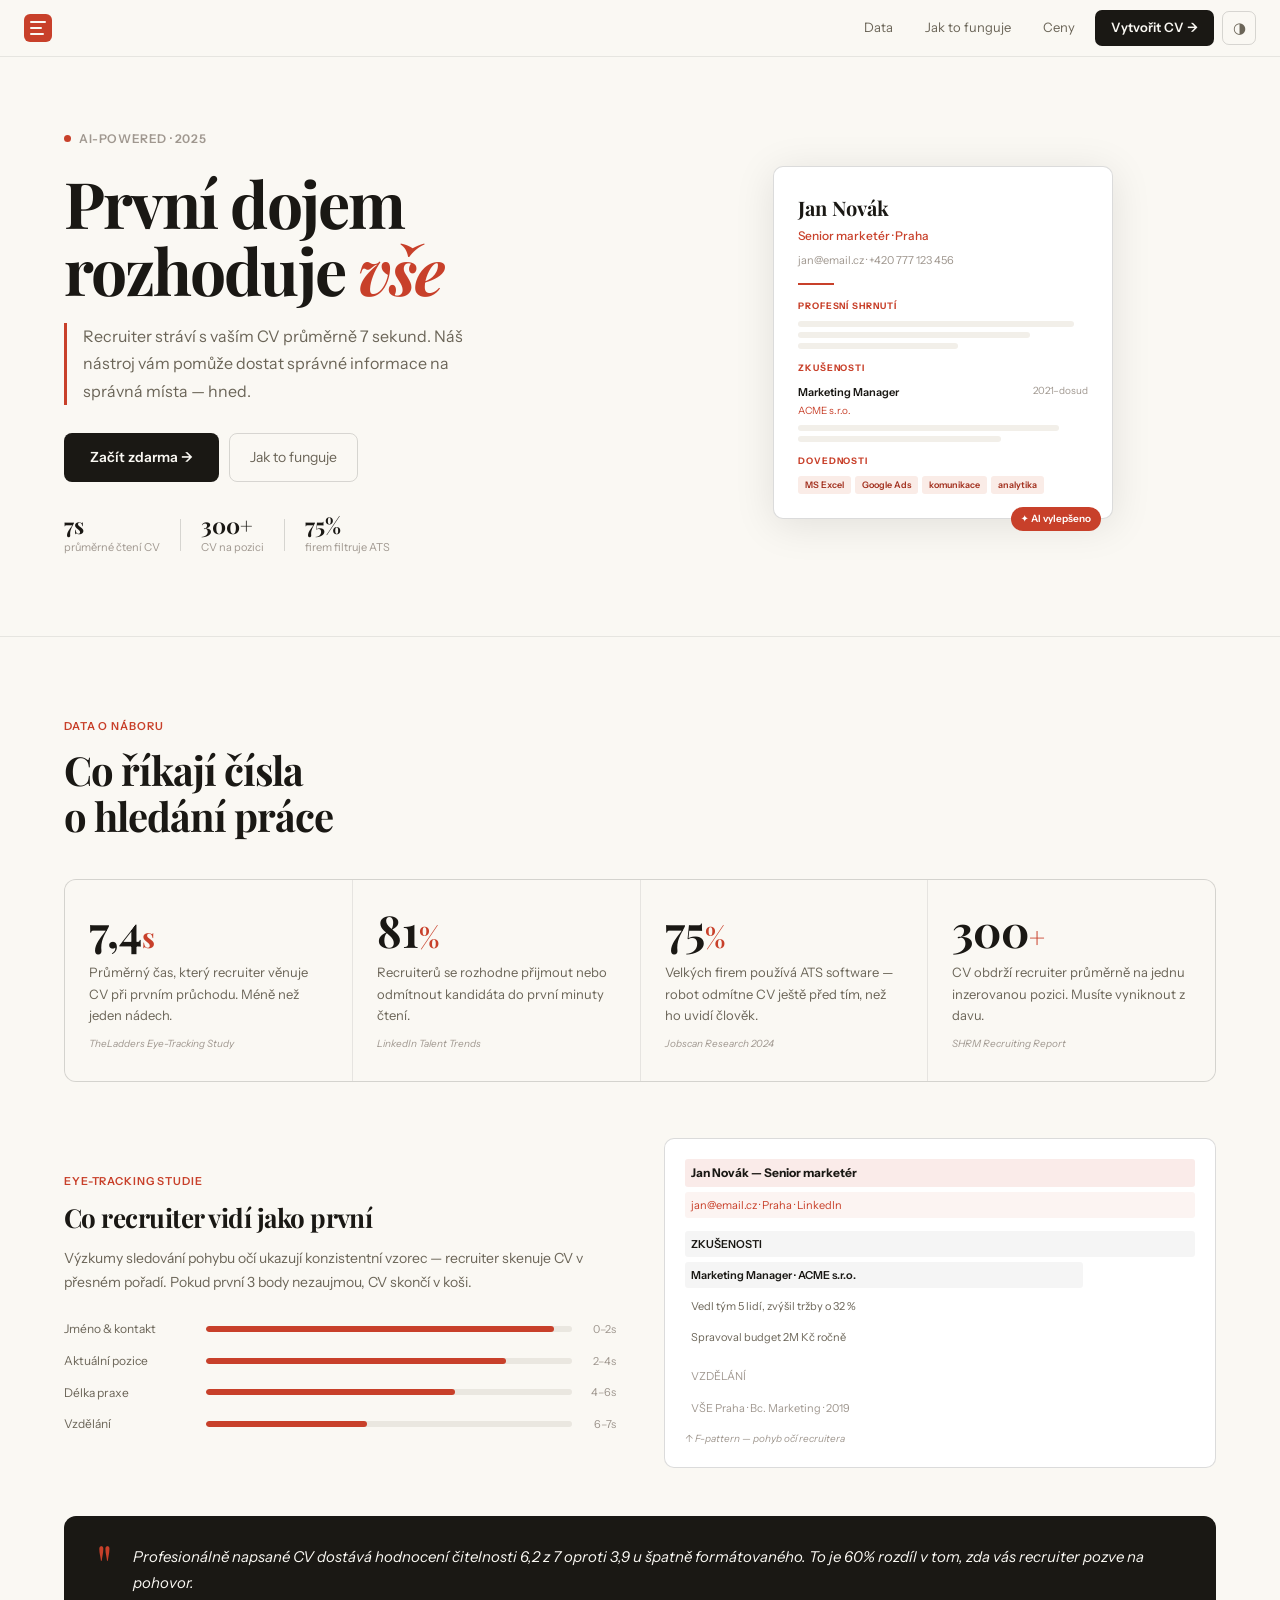
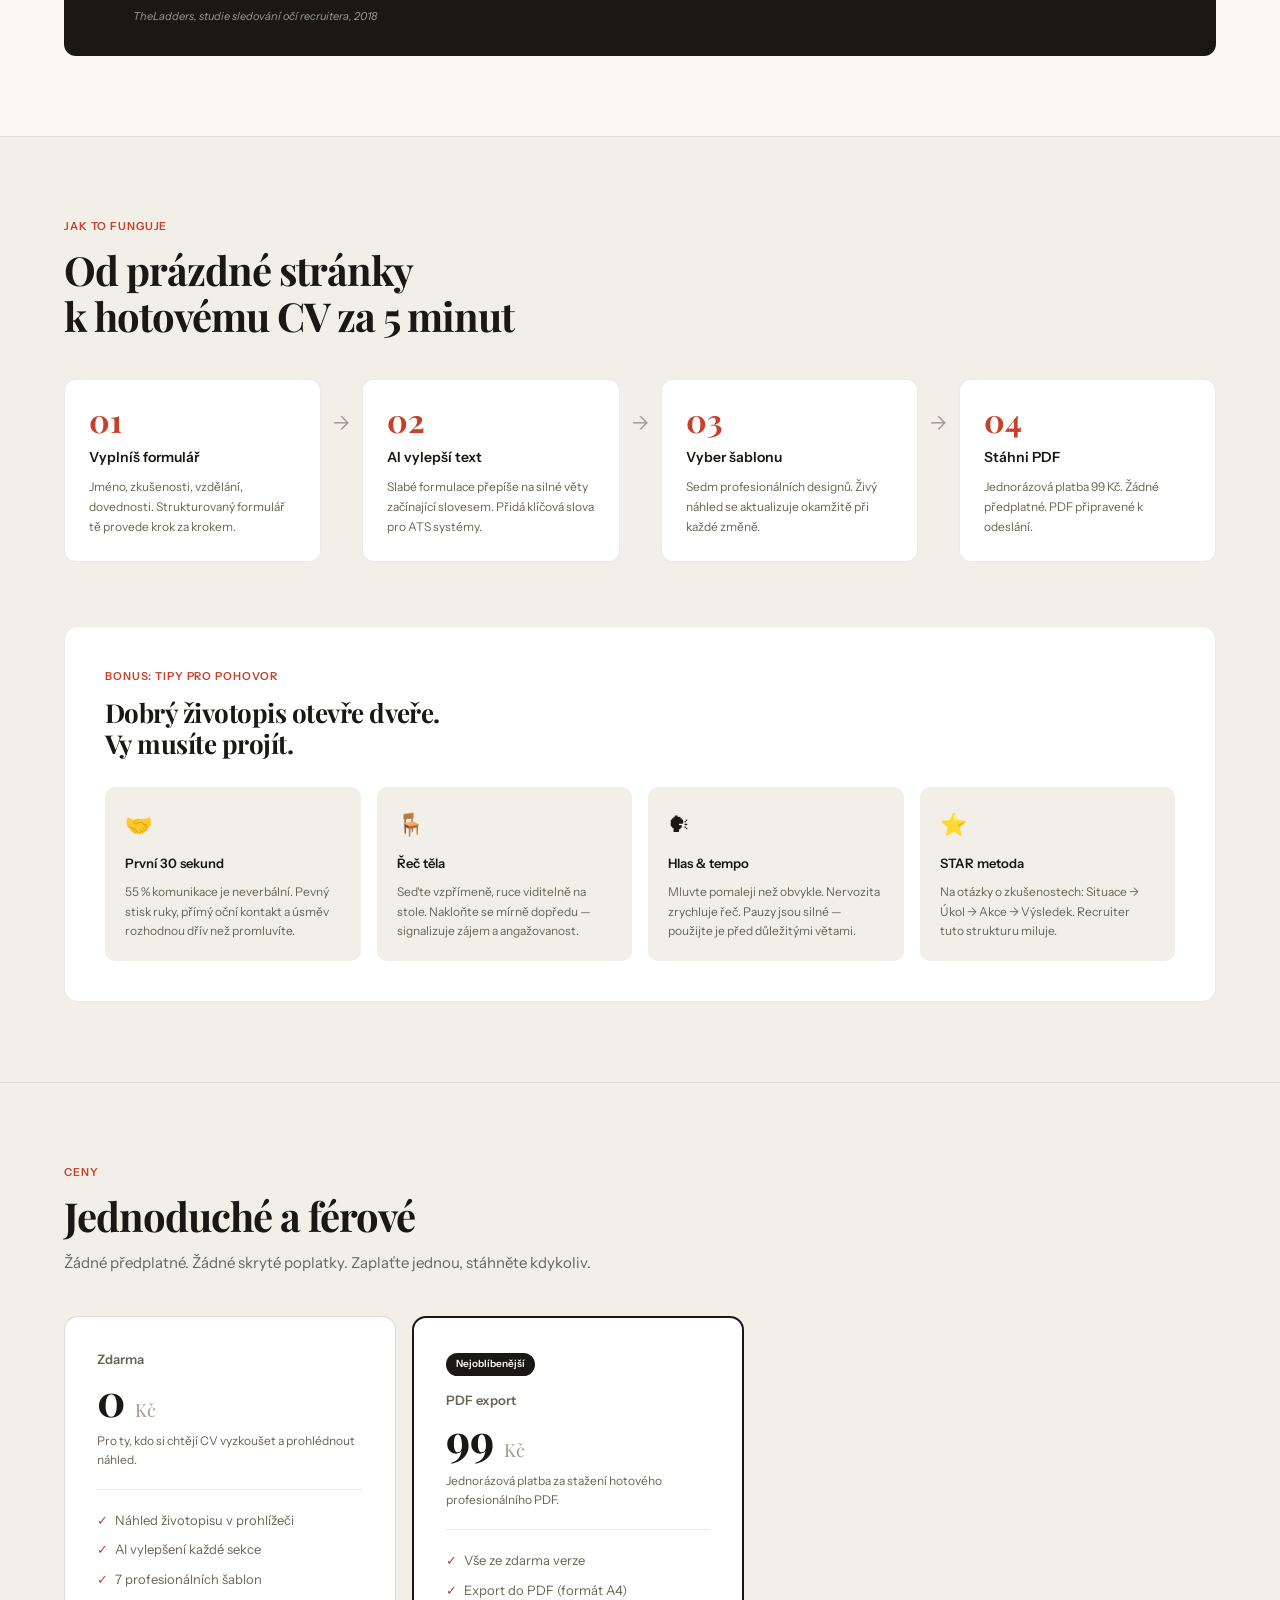
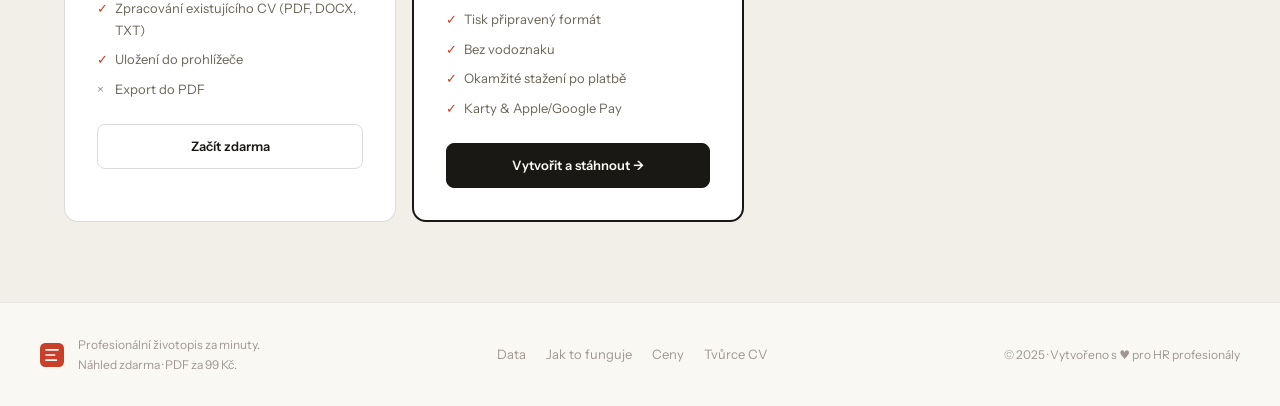
<file: index.html>
<!DOCTYPE html>
<html lang="cs">
<head>
  <meta charset="UTF-8">
  <meta name="viewport" content="width=device-width, initial-scale=1.0">
  <title>Profesionální životopis s AI — za minuty</title>
  <meta name="description" content="Vytvoř profesionální životopis s pomocí AI. Recruiter rozhoduje za 7 sekund. Náhled zdarma, PDF za 99 Kč.">
  <link rel="preconnect" href="https://fonts.googleapis.com">
  <link rel="preconnect" href="https://fonts.gstatic.com" crossorigin>
  <link href="https://fonts.googleapis.com/css2?family=Playfair+Display:ital,wght@0,700;1,400;1,700&family=Instrument+Sans:wght@400;500;600&display=swap" rel="stylesheet">
  <link rel="stylesheet" href="style.css">
</head>
<body class="light">

<header class="site-header">
  <div class="header-inner">
    <a class="logo" href="index.html">
      <svg width="28" height="28" viewBox="0 0 28 28" fill="none">
        <rect width="28" height="28" rx="6" fill="#C8402A"/>
        <path d="M7 8h14M7 14h10M7 20h12" stroke="#FAF8F3" stroke-width="2" stroke-linecap="round"/>
      </svg>
    </a>
    <nav class="header-nav">
      <a class="nav-link" href="#data">Data</a>
      <a class="nav-link" href="#jak-to-funguje">Jak to funguje</a>
      <a class="nav-link" href="#ceny">Ceny</a>
      <a class="nav-cta" href="tvorce.html">Vytvořit CV →</a>
      <button class="theme-toggle" onclick="toggleTheme()">◑</button>
    </nav>
  </div>
</header>

<!-- HERO -->
<section class="hero" id="top">
  <div class="hero-inner">
    <div class="hero-left">
      <div class="hero-eyebrow"><span class="eyebrow-dot"></span>AI-powered · 2025</div>
      <h1 class="hero-title">První dojem<br>rozhoduje <em>vše</em></h1>
      <p class="hero-deck">Recruiter stráví s vaším CV průměrně 7 sekund. Náš nástroj vám pomůže dostat správné informace na správná místa — hned.</p>
      <div class="hero-actions">
        <a class="btn-primary" href="tvorce.html">Začít zdarma →</a>
        <a class="btn-ghost" href="#jak-to-funguje">Jak to funguje</a>
      </div>
      <div class="hero-proof">
        <div class="proof-item"><span class="proof-num">7s</span><span class="proof-label">průměrné čtení CV</span></div>
        <div class="proof-div"></div>
        <div class="proof-item"><span class="proof-num">300+</span><span class="proof-label">CV na pozici</span></div>
        <div class="proof-div"></div>
        <div class="proof-item"><span class="proof-num">75%</span><span class="proof-label">firem filtruje ATS</span></div>
      </div>
    </div>
    <div class="hero-right">
      <div class="cv-mock">
        <div class="cv-mock-inner">
          <div class="cvm-name">Jan Novák</div>
          <div class="cvm-title">Senior marketér · Praha</div>
          <div class="cvm-contact">jan@email.cz · +420 777 123 456</div>
          <div class="cvm-divider"></div>
          <div class="cvm-sec">Profesní shrnutí</div>
          <div class="cvm-lines"><div class="cml w95"></div><div class="cml w80"></div><div class="cml w55"></div></div>
          <div class="cvm-sec" style="margin-top:12px">Zkušenosti</div>
          <div class="cvm-exp-row"><span class="cvm-exp-t">Marketing Manager</span><span class="cvm-exp-d">2021–dosud</span></div>
          <div class="cvm-exp-c">ACME s.r.o.</div>
          <div class="cvm-lines"><div class="cml w90"></div><div class="cml w70"></div></div>
          <div class="cvm-sec" style="margin-top:12px">Dovednosti</div>
          <div class="cvm-skills">
            <span class="cvm-skill">MS Excel</span><span class="cvm-skill">Google Ads</span>
            <span class="cvm-skill">komunikace</span><span class="cvm-skill">analytika</span>
          </div>
        </div>
        <div class="cv-mock-badge">✦ AI vylepšeno</div>
      </div>
    </div>
  </div>
</section>

<!-- DATA -->
<section class="section-data" id="data">
  <div class="container">
    <div class="sec-eyebrow">Data o náboru</div>
    <h2 class="sec-title">Co říkají čísla<br>o hledání práce</h2>
    <div class="data-cards">
      <div class="data-card">
        <div class="data-num">7,4<span>s</span></div>
        <div class="data-desc">Průměrný čas, který recruiter věnuje CV při prvním průchodu. Méně než jeden nádech.</div>
        <div class="data-source">TheLadders Eye-Tracking Study</div>
      </div>
      <div class="data-card">
        <div class="data-num">81<span>%</span></div>
        <div class="data-desc">Recruiterů se rozhodne přijmout nebo odmítnout kandidáta do první minuty čtení.</div>
        <div class="data-source">LinkedIn Talent Trends</div>
      </div>
      <div class="data-card">
        <div class="data-num">75<span>%</span></div>
        <div class="data-desc">Velkých firem používá ATS software — robot odmítne CV ještě před tím, než ho uvidí člověk.</div>
        <div class="data-source">Jobscan Research 2024</div>
      </div>
      <div class="data-card">
        <div class="data-num">300<span>+</span></div>
        <div class="data-desc">CV obdrží recruiter průměrně na jednu inzerovanou pozici. Musíte vyniknout z davu.</div>
        <div class="data-source">SHRM Recruiting Report</div>
      </div>
    </div>

    <div class="eyetrack">
      <div class="et-left">
        <div class="sec-eyebrow">Eye-tracking studie</div>
        <h3 class="et-title">Co recruiter vidí jako první</h3>
        <p class="et-desc">Výzkumy sledování pohybu očí ukazují konzistentní vzorec — recruiter skenuje CV v přesném pořadí. Pokud první 3 body nezaujmou, CV skončí v koši.</p>
        <div class="et-bars">
          <div class="et-bar-row"><div class="et-bar-label">Jméno & kontakt</div><div class="et-bar-track"><div class="et-bar-fill" style="width:95%"></div></div><div class="et-bar-time">0–2s</div></div>
          <div class="et-bar-row"><div class="et-bar-label">Aktuální pozice</div><div class="et-bar-track"><div class="et-bar-fill" style="width:82%"></div></div><div class="et-bar-time">2–4s</div></div>
          <div class="et-bar-row"><div class="et-bar-label">Délka praxe</div><div class="et-bar-track"><div class="et-bar-fill" style="width:68%"></div></div><div class="et-bar-time">4–6s</div></div>
          <div class="et-bar-row"><div class="et-bar-label">Vzdělání</div><div class="et-bar-track"><div class="et-bar-fill" style="width:44%"></div></div><div class="et-bar-time">6–7s</div></div>
        </div>
      </div>
      <div class="et-right">
        <div class="fpattern">
          <div class="fp-row fp-s1">Jan Novák — Senior marketér</div>
          <div class="fp-row fp-s2">jan@email.cz · Praha · LinkedIn</div>
          <div class="fp-gap"></div>
          <div class="fp-row fp-s3">ZKUŠENOSTI</div>
          <div class="fp-row fp-s3 fp-sh">Marketing Manager · ACME s.r.o.</div>
          <div class="fp-row fp-s4">Vedl tým 5 lidí, zvýšil tržby o 32 %</div>
          <div class="fp-row fp-s4 fp-sh">Spravoval budget 2M Kč ročně</div>
          <div class="fp-gap"></div>
          <div class="fp-row fp-s5">VZDĚLÁNÍ</div>
          <div class="fp-row fp-s5 fp-sh">VŠE Praha · Bc. Marketing · 2019</div>
          <div class="fp-caption">↑ F-pattern — pohyb očí recruitera</div>
        </div>
      </div>
    </div>

    <blockquote class="data-quote">
      <span class="dq-mark">"</span>
      <div>
        <p class="dq-text">Profesionálně napsané CV dostává hodnocení čitelnosti 6,2 z 7 oproti 3,9 u špatně formátovaného. To je 60% rozdíl v tom, zda vás recruiter pozve na pohovor.</p>
        <cite class="dq-source">TheLadders, studie sledování očí recruitera, 2018</cite>
      </div>
    </blockquote>
  </div>
</section>

<!-- HOW IT WORKS -->
<section class="section-how" id="jak-to-funguje">
  <div class="container">
    <div class="sec-eyebrow">Jak to funguje</div>
    <h2 class="sec-title">Od prázdné stránky<br>k hotovému CV za 5 minut</h2>
    <div class="steps">
      <div class="step-card"><div class="step-n">01</div><h3 class="step-t">Vyplníš formulář</h3><p class="step-d">Jméno, zkušenosti, vzdělání, dovednosti. Strukturovaný formulář tě provede krok za krokem.</p></div>
      <div class="step-arrow">→</div>
      <div class="step-card"><div class="step-n">02</div><h3 class="step-t">AI vylepší text</h3><p class="step-d">Slabé formulace přepíše na silné věty začínající slovesem. Přidá klíčová slova pro ATS systémy.</p></div>
      <div class="step-arrow">→</div>
      <div class="step-card"><div class="step-n">03</div><h3 class="step-t">Vyber šablonu</h3><p class="step-d">Sedm profesionálních designů. Živý náhled se aktualizuje okamžitě při každé změně.</p></div>
      <div class="step-arrow">→</div>
      <div class="step-card"><div class="step-n">04</div><h3 class="step-t">Stáhni PDF</h3><p class="step-d">Jednorázová platba 99 Kč. Žádné předplatné. PDF připravené k odeslání.</p></div>
    </div>

    <div class="interview-section">
      <div class="interview-header">
        <div class="sec-eyebrow">Bonus: tipy pro pohovor</div>
        <h3 class="interview-title">Dobrý životopis otevře dveře.<br>Vy musíte projít.</h3>
      </div>
      <div class="interview-cards">
        <div class="ic"><div class="ic-icon">🤝</div><h4 class="ic-t">První 30 sekund</h4><p class="ic-d">55 % komunikace je neverbální. Pevný stisk ruky, přímý oční kontakt a úsměv rozhodnou dřív než promluvíte.</p></div>
        <div class="ic"><div class="ic-icon">🪑</div><h4 class="ic-t">Řeč těla</h4><p class="ic-d">Seďte vzpřímeně, ruce viditelně na stole. Nakloňte se mírně dopředu — signalizuje zájem a angažovanost.</p></div>
        <div class="ic"><div class="ic-icon">🗣</div><h4 class="ic-t">Hlas & tempo</h4><p class="ic-d">Mluvte pomaleji než obvykle. Nervozita zrychluje řeč. Pauzy jsou silné — použijte je před důležitými větami.</p></div>
        <div class="ic"><div class="ic-icon">⭐</div><h4 class="ic-t">STAR metoda</h4><p class="ic-d">Na otázky o zkušenostech: Situace → Úkol → Akce → Výsledek. Recruiter tuto strukturu miluje.</p></div>
      </div>
    </div>
  </div>
</section>

<!-- PRICING -->
<section class="section-pricing" id="ceny">
  <div class="container">
    <div class="sec-eyebrow">Ceny</div>
    <h2 class="sec-title">Jednoduché a férové</h2>
    <p class="pricing-sub">Žádné předplatné. Žádné skryté poplatky. Zaplaťte jednou, stáhněte kdykoliv.</p>
    <div class="pricing-cards">
      <div class="pricing-card">
        <div class="pc-plan">Zdarma</div>
        <div class="pc-price">0 <span>Kč</span></div>
        <div class="pc-desc">Pro ty, kdo si chtějí CV vyzkoušet a prohlédnout náhled.</div>
        <ul class="pc-feats">
          <li class="f-yes">Náhled životopisu v prohlížeči</li>
          <li class="f-yes">AI vylepšení každé sekce</li>
          <li class="f-yes">7 profesionálních šablon</li>
          <li class="f-yes">Zpracování existujícího CV (PDF, DOCX, TXT)</li>
          <li class="f-yes">Uložení do prohlížeče</li>
          <li class="f-no">Export do PDF</li>
        </ul>
        <a class="pc-btn" href="tvorce.html">Začít zdarma</a>
      </div>
      <div class="pricing-card pricing-featured">
        <div class="pc-badge">Nejoblíbenější</div>
        <div class="pc-plan">PDF export</div>
        <div class="pc-price">99 <span>Kč</span></div>
        <div class="pc-desc">Jednorázová platba za stažení hotového profesionálního PDF.</div>
        <ul class="pc-feats">
          <li class="f-yes">Vše ze zdarma verze</li>
          <li class="f-yes">Export do PDF (formát A4)</li>
          <li class="f-yes">Tisk připravený formát</li>
          <li class="f-yes">Bez vodoznaku</li>
          <li class="f-yes">Okamžité stažení po platbě</li>
          <li class="f-yes">Karty & Apple/Google Pay</li>
        </ul>
        <a class="pc-btn pc-btn-featured" href="tvorce.html">Vytvořit a stáhnout →</a>
      </div>
    </div>
  </div>
</section>

<footer class="site-footer">
  <div class="footer-inner">
    <div class="footer-left">
      <svg width="24" height="24" viewBox="0 0 28 28" fill="none"><rect width="28" height="28" rx="6" fill="#C8402A"/><path d="M7 8h14M7 14h10M7 20h12" stroke="#FAF8F3" stroke-width="2" stroke-linecap="round"/></svg>
      <p class="footer-tag">Profesionální životopis za minuty.<br>Náhled zdarma · PDF za 99 Kč.</p>
    </div>
    <div class="footer-links">
      <a href="#data" class="footer-link">Data</a>
      <a href="#jak-to-funguje" class="footer-link">Jak to funguje</a>
      <a href="#ceny" class="footer-link">Ceny</a>
      <a href="tvorce.html" class="footer-link">Tvůrce CV</a>
    </div>
    <div class="footer-copy">© 2025 · Vytvořeno s ♥ pro HR profesionály</div>
  </div>
</footer>

<script>
function toggleTheme() {
  document.body.classList.toggle('dark');
  localStorage.setItem('theme', document.body.classList.contains('dark') ? 'dark' : 'light');
}
if (localStorage.getItem('theme') === 'dark') document.body.classList.add('dark');
</script>
</body>
</html>
</file>
<file: style.css>
*,*::before,*::after{box-sizing:border-box;margin:0;padding:0}
:root{
  --font-display:'Playfair Display',Georgia,serif;
  --font-body:'Instrument Sans',system-ui,sans-serif;
  --font-mono:'DM Mono',monospace;
  --red:#C8402A;--red2:#A33220;--red-bg:#FAECE7;--red-border:rgba(200,64,42,0.2);
  --bg:#FAF8F3;--bg2:#FFFFFF;--bg3:#F2EFE9;--bg4:#EAE7E0;
  --border:rgba(0,0,0,0.08);--border2:rgba(0,0,0,0.14);
  --text:#1A1814;--text2:#6B6558;--text3:#A09890;
  --shadow:0 1px 12px rgba(0,0,0,0.06);--shadow-lg:0 6px 40px rgba(0,0,0,0.1);
  --cv-accent:#C8402A;
}
body.dark{
  --bg:#141310;--bg2:#1E1C19;--bg3:#252320;--bg4:#2C2A26;
  --border:rgba(255,255,255,0.07);--border2:rgba(255,255,255,0.13);
  --text:#F0EDE6;--text2:#9E9888;--text3:#6B6558;
  --shadow:0 1px 12px rgba(0,0,0,0.3);--shadow-lg:0 6px 40px rgba(0,0,0,0.45);
  --red-bg:rgba(200,64,42,0.12);--red-border:rgba(200,64,42,0.3);
}
html{scroll-behavior:smooth}
body{font-family:var(--font-body);background:var(--bg);color:var(--text);font-size:15px;line-height:1.65;transition:background 0.3s,color 0.3s}

/* HEADER */
.site-header{position:sticky;top:0;z-index:100;background:var(--bg);border-bottom:1px solid var(--border);backdrop-filter:blur(10px)}
.header-inner{max-width:1400px;margin:0 auto;padding:0 24px;height:56px;display:flex;align-items:center;justify-content:space-between}
.logo{display:flex;align-items:center;text-decoration:none}
.header-nav{display:flex;align-items:center;gap:8px}
.nav-link{font-size:13px;color:var(--text2);text-decoration:none;padding:6px 12px;border-radius:6px;transition:all 0.15s}
.nav-link:hover{color:var(--text);background:var(--bg3)}
.nav-cta{padding:7px 16px;background:var(--text);color:var(--bg);border:none;border-radius:7px;font-size:13px;font-weight:600;font-family:var(--font-body);cursor:pointer;text-decoration:none;display:inline-flex;align-items:center;transition:opacity 0.15s}
.nav-cta:hover{opacity:0.85}
.theme-toggle{width:34px;height:34px;border:1px solid var(--border2);border-radius:7px;background:transparent;cursor:pointer;color:var(--text2);font-size:15px;display:flex;align-items:center;justify-content:center;transition:all 0.15s}
.theme-toggle:hover{background:var(--bg3)}
.mode-switcher{display:flex;background:var(--bg3);border-radius:8px;padding:3px;gap:2px}
.mode-btn{padding:5px 14px;font-size:12px;font-weight:500;font-family:var(--font-body);border:none;background:transparent;color:var(--text2);border-radius:6px;cursor:pointer;transition:all 0.15s}
.mode-btn.active{background:var(--bg2);color:var(--text);box-shadow:0 1px 4px rgba(0,0,0,0.08)}

/* SHARED */
.container{max-width:1200px;margin:0 auto;padding:0 24px}
.sec-eyebrow{font-size:11px;font-weight:600;letter-spacing:0.08em;text-transform:uppercase;color:var(--red);margin-bottom:12px}
.sec-title{font-family:var(--font-display);font-size:clamp(28px,4vw,40px);line-height:1.15;letter-spacing:-0.025em;color:var(--text);margin-bottom:40px}
.btn-primary{padding:12px 26px;background:var(--text);color:var(--bg);border:none;border-radius:8px;font-size:14px;font-weight:600;font-family:var(--font-body);cursor:pointer;transition:opacity 0.15s,transform 0.1s;text-decoration:none;display:inline-flex;align-items:center}
.btn-primary:hover{opacity:0.85;transform:translateY(-1px)}
.btn-ghost{padding:12px 20px;background:transparent;color:var(--text2);border:1px solid var(--border2);border-radius:8px;font-size:14px;font-family:var(--font-body);text-decoration:none;display:inline-flex;align-items:center;transition:all 0.15s}
.btn-ghost:hover{background:var(--bg3);color:var(--text)}

/* HERO */
.hero{padding:72px 24px 80px;max-width:1200px;margin:0 auto}
.hero-inner{display:grid;grid-template-columns:1fr 1fr;gap:60px;align-items:center}
.hero-eyebrow{display:flex;align-items:center;gap:8px;font-size:12px;font-weight:600;letter-spacing:0.05em;text-transform:uppercase;color:var(--text3);margin-bottom:20px}
.eyebrow-dot{width:7px;height:7px;border-radius:50%;background:var(--red);flex-shrink:0}
.hero-title{font-family:var(--font-display);font-size:clamp(40px,5.5vw,64px);line-height:1.05;letter-spacing:-0.03em;color:var(--text);margin-bottom:20px}
.hero-title em{font-style:italic;color:var(--red)}
.hero-deck{font-size:16px;color:var(--text2);line-height:1.7;max-width:440px;margin-bottom:28px;border-left:3px solid var(--red);padding-left:16px}
.hero-actions{display:flex;gap:10px;margin-bottom:32px;flex-wrap:wrap}
.hero-proof{display:flex;align-items:center;gap:20px}
.proof-item{display:flex;flex-direction:column;gap:2px}
.proof-num{font-family:var(--font-display);font-size:22px;font-weight:700;color:var(--text);line-height:1}
.proof-label{font-size:11px;color:var(--text3)}
.proof-div{width:1px;height:32px;background:var(--border2)}
.hero-right{display:flex;justify-content:center}
.cv-mock{position:relative;width:100%;max-width:340px}
.cv-mock-inner{background:var(--bg2);border:1px solid var(--border2);border-radius:10px;padding:24px;box-shadow:var(--shadow-lg)}
.cvm-name{font-family:var(--font-display);font-size:20px;font-weight:700;color:var(--text);margin-bottom:2px}
.cvm-title{font-size:12px;color:var(--red);font-weight:500;margin-bottom:6px}
.cvm-contact{font-size:11px;color:var(--text3);margin-bottom:14px}
.cvm-divider{height:2px;width:36px;background:var(--red);margin-bottom:14px}
.cvm-sec{font-size:9px;font-weight:700;letter-spacing:0.1em;text-transform:uppercase;color:var(--red);margin-bottom:7px}
.cvm-lines{display:flex;flex-direction:column;gap:5px}
.cml{height:6px;background:var(--bg3);border-radius:3px}
.w95{width:95%}.w90{width:90%}.w80{width:80%}.w70{width:70%}.w55{width:55%}
.cvm-exp-row{display:flex;justify-content:space-between;margin-bottom:2px}
.cvm-exp-t{font-size:11px;font-weight:600;color:var(--text)}
.cvm-exp-d{font-size:10px;color:var(--text3)}
.cvm-exp-c{font-size:10px;color:var(--red);margin-bottom:5px}
.cvm-skills{display:flex;flex-wrap:wrap;gap:4px;margin-top:7px}
.cvm-skill{padding:2px 7px;background:var(--red-bg);color:var(--red2);border-radius:3px;font-size:9px;font-weight:600}
.cv-mock-badge{position:absolute;bottom:-12px;right:12px;background:var(--red);color:#fff;font-size:10px;font-weight:600;padding:4px 10px;border-radius:20px}

/* LANDING SECTIONS */
.section-data{padding:80px 0;border-top:1px solid var(--border)}
.data-cards{display:grid;grid-template-columns:repeat(4,1fr);gap:1px;background:var(--border);border:1px solid var(--border);border-radius:12px;overflow:hidden;margin-bottom:56px}
.data-card{background:var(--bg);padding:28px 24px}
.data-num{font-family:var(--font-display);font-size:44px;font-weight:700;color:var(--text);line-height:1;margin-bottom:10px}
.data-num span{font-size:28px;color:var(--red)}
.data-desc{font-size:13px;color:var(--text2);line-height:1.65;margin-bottom:10px}
.data-source{font-size:10px;color:var(--text3);font-style:italic}
.eyetrack{display:grid;grid-template-columns:1fr 1fr;gap:48px;align-items:center;margin-bottom:48px}
.et-title{font-family:var(--font-display);font-size:26px;line-height:1.2;color:var(--text);margin-bottom:14px;letter-spacing:-0.02em}
.et-desc{font-size:14px;color:var(--text2);line-height:1.7;margin-bottom:24px}
.et-bars{display:flex;flex-direction:column;gap:12px}
.et-bar-row{display:flex;align-items:center;gap:12px}
.et-bar-label{font-size:12px;color:var(--text2);width:130px;flex-shrink:0}
.et-bar-track{flex:1;height:6px;background:var(--bg4);border-radius:3px;overflow:hidden}
.et-bar-fill{height:100%;background:var(--red);border-radius:3px}
.et-bar-time{font-size:11px;color:var(--text3);width:32px;text-align:right}
.fpattern{background:var(--bg2);border:1px solid var(--border2);border-radius:10px;padding:20px}
.fp-row{margin-bottom:5px;padding:4px 6px;border-radius:3px;font-family:var(--font-body);font-size:11px}
.fp-s1{font-weight:700;font-size:12px;color:var(--text);background:rgba(200,64,42,0.1)}
.fp-s2{color:var(--red);background:rgba(200,64,42,0.06)}
.fp-gap{height:8px}
.fp-s3{font-weight:600;color:var(--text);background:rgba(0,0,0,0.04)}
.fp-s4{color:var(--text2)}
.fp-s5{color:var(--text3)}
.fp-sh{width:78%}
.fp-caption{margin-top:10px;font-size:10px;color:var(--text3);font-style:italic}
.data-quote{display:flex;gap:20px;align-items:flex-start;background:var(--text);border-radius:12px;padding:28px 32px}
.dq-mark{font-family:var(--font-display);font-size:56px;color:var(--red);line-height:1;flex-shrink:0;margin-top:-8px}
.dq-text{font-size:15px;color:var(--bg);line-height:1.7;font-style:italic;margin-bottom:8px}
.dq-source{font-size:11px;color:var(--text3)}
.section-how{padding:80px 0;border-top:1px solid var(--border);background:var(--bg3)}
.steps{display:grid;grid-template-columns:1fr auto 1fr auto 1fr auto 1fr;align-items:start;margin-bottom:64px}
.step-card{background:var(--bg2);border:1px solid var(--border);border-radius:12px;padding:24px}
.step-arrow{display:flex;align-items:center;justify-content:center;padding:0 12px;font-size:20px;color:var(--text3);margin-top:28px}
.step-n{font-family:var(--font-display);font-size:32px;color:var(--red);font-weight:700;line-height:1;margin-bottom:10px}
.step-t{font-size:14px;font-weight:600;color:var(--text);margin-bottom:8px}
.step-d{font-size:12px;color:var(--text2);line-height:1.65}
.interview-section{background:var(--bg2);border:1px solid var(--border);border-radius:14px;padding:40px}
.interview-header{margin-bottom:28px}
.interview-title{font-family:var(--font-display);font-size:26px;line-height:1.2;color:var(--text);letter-spacing:-0.02em}
.interview-cards{display:grid;grid-template-columns:repeat(4,1fr);gap:16px}
.ic{padding:20px;background:var(--bg3);border-radius:10px}
.ic-icon{font-size:22px;margin-bottom:10px;display:block}
.ic-t{font-size:13px;font-weight:600;color:var(--text);margin-bottom:7px}
.ic-d{font-size:12px;color:var(--text2);line-height:1.65}
.section-pricing{padding:80px 0;border-top:1px solid var(--border);background:var(--bg3)}
.pricing-sub{font-size:15px;color:var(--text2);margin-top:-28px;margin-bottom:40px}
.pricing-cards{display:grid;grid-template-columns:1fr 1fr;gap:16px;max-width:680px}
.pricing-card{background:var(--bg2);border:1px solid var(--border2);border-radius:14px;padding:32px;position:relative}
.pricing-featured{border:2px solid var(--text)}
.pc-badge{display:inline-block;padding:3px 10px;background:var(--text);color:var(--bg);font-size:10px;font-weight:600;border-radius:20px;margin-bottom:14px}
.pc-plan{font-size:13px;font-weight:600;color:var(--text2);margin-bottom:6px}
.pc-price{font-family:var(--font-display);font-size:44px;font-weight:700;color:var(--text);line-height:1;margin-bottom:10px}
.pc-price span{font-size:18px;font-weight:400;color:var(--text3)}
.pc-desc{font-size:12px;color:var(--text2);line-height:1.6;margin-bottom:20px;padding-bottom:20px;border-bottom:1px solid var(--border)}
.pc-feats{list-style:none;display:flex;flex-direction:column;gap:8px;margin-bottom:24px}
.pc-feats li{font-size:13px;color:var(--text2);padding-left:18px;position:relative}
.f-yes::before{content:'✓';position:absolute;left:0;color:var(--red);font-weight:700}
.f-no::before{content:'×';position:absolute;left:0;color:var(--text3)}
.f-no{color:var(--text3)}
.pc-btn{width:100%;padding:11px;font-size:13px;font-weight:600;font-family:var(--font-body);border:1px solid var(--border2);border-radius:8px;background:transparent;color:var(--text);cursor:pointer;transition:all 0.15s;text-decoration:none;display:block;text-align:center}
.pc-btn:hover{background:var(--bg3)}
.pc-btn-featured{background:var(--text);color:var(--bg);border-color:var(--text)}
.pc-btn-featured:hover{opacity:0.85}
.site-footer{border-top:1px solid var(--border);padding:32px 24px}
.footer-inner{max-width:1200px;margin:0 auto;display:flex;align-items:center;justify-content:space-between;gap:24px;flex-wrap:wrap}
.footer-left{display:flex;align-items:center;gap:14px}
.footer-tag{font-size:12px;color:var(--text3);line-height:1.6}
.footer-links{display:flex;gap:20px}
.footer-link{font-size:13px;color:var(--text3);text-decoration:none;transition:color 0.15s}
.footer-link:hover{color:var(--text)}
.footer-copy{font-size:12px;color:var(--text3)}

/* BUILDER */
.builder-page{overflow:hidden;height:100vh;display:flex;flex-direction:column}
.builder-layout{display:grid;grid-template-columns:420px 1fr;flex:1;overflow:hidden}
.editor-panel{background:var(--bg3);border-right:1px solid var(--border);display:flex;flex-direction:column;overflow:hidden}
.editor-header{background:var(--bg2);border-bottom:1px solid var(--border);padding:0 16px;flex-shrink:0}
.editor-tabs{display:flex}
.etab{padding:12px 12px;font-size:12px;color:var(--text3);background:transparent;border:none;border-bottom:2px solid transparent;cursor:pointer;font-family:var(--font-body);transition:all 0.15s;white-space:nowrap}
.etab.active{color:var(--text);border-bottom-color:var(--red);font-weight:500}
.etab:hover:not(.active){color:var(--text2)}
.etab-content{flex:1;overflow:hidden;min-height:0}
.etab-content.hidden{display:none}
.form-scroll{height:100%;overflow-y:auto;padding:16px}
.form-scroll::-webkit-scrollbar{width:4px}
.form-scroll::-webkit-scrollbar-thumb{background:var(--border2);border-radius:2px}
.form-section{margin-bottom:20px}
.fsec-label{font-size:10px;font-weight:600;text-transform:uppercase;letter-spacing:0.08em;color:var(--text3);margin-bottom:8px;display:flex;align-items:center;gap:6px}
.fsec-opt{font-weight:400;text-transform:none;letter-spacing:0;font-size:10px}
.field{margin-bottom:7px}
.field label{display:block;font-size:12px;color:var(--text2);margin-bottom:3px}
.field input,.field textarea,.field select{width:100%;padding:7px 10px;font-size:13px;font-family:var(--font-body);background:var(--bg2);border:1px solid var(--border);border-radius:7px;color:var(--text);resize:vertical;line-height:1.5;transition:border-color 0.15s,box-shadow 0.15s}
.field input:focus,.field textarea:focus{outline:none;border-color:var(--red);box-shadow:0 0 0 3px var(--red-bg)}
.field-row{display:grid;grid-template-columns:1fr 1fr;gap:7px}
.item-card{background:var(--bg2);border:1px solid var(--border);border-radius:9px;padding:11px;margin-bottom:7px;position:relative}
.item-remove{position:absolute;top:7px;right:7px;width:20px;height:20px;border:none;background:transparent;color:var(--text3);cursor:pointer;font-size:16px;line-height:1;display:flex;align-items:center;justify-content:center;border-radius:4px;transition:all 0.15s}
.item-remove:hover{color:var(--red);background:var(--red-bg)}
.add-item-btn{width:100%;padding:7px;font-size:12px;font-family:var(--font-body);color:var(--text3);background:transparent;border:1px dashed var(--border2);border-radius:7px;cursor:pointer;transition:all 0.15s}
.add-item-btn:hover{color:var(--red);border-color:var(--red);background:var(--red-bg)}
.photo-upload-row{display:flex;align-items:center;gap:14px}
.photo-preview{width:72px;height:72px;border-radius:50%;border:2px dashed var(--border2);display:flex;align-items:center;justify-content:center;cursor:pointer;transition:all 0.15s;flex-shrink:0;overflow:hidden;background:var(--bg2)}
.photo-preview:hover{border-color:var(--red);background:var(--red-bg)}
.photo-placeholder{display:flex;flex-direction:column;align-items:center;gap:3px;color:var(--text3);font-size:9px}
.photo-info{font-size:11px;color:var(--text3);line-height:1.6}
.photo-remove{display:block;margin-top:6px;font-size:11px;color:var(--red);background:none;border:none;cursor:pointer;padding:0;font-family:var(--font-body)}
.photo-remove.hidden{display:none}
.ai-pill{display:inline-flex;align-items:center;gap:6px;padding:5px 11px;font-size:12px;font-family:var(--font-body);font-weight:500;color:var(--red);background:var(--red-bg);border:1px solid var(--red-border);border-radius:20px;cursor:pointer;transition:all 0.15s;margin-top:5px}
.ai-pill:hover{background:rgba(200,64,42,0.15)}
.ai-full-btn{width:100%;padding:10px;font-size:13px;font-weight:500;font-family:var(--font-body);color:var(--red);background:var(--red-bg);border:1px solid var(--red-border);border-radius:9px;cursor:pointer;display:flex;align-items:center;justify-content:center;gap:8px;transition:all 0.15s}
.ai-full-btn:hover{background:rgba(200,64,42,0.15)}
.ai-spinner{display:none;width:12px;height:12px;border:2px solid var(--red);border-top-color:transparent;border-radius:50%;animation:spin 0.7s linear infinite;flex-shrink:0}
.ai-spinner.active{display:block}
@keyframes spin{to{transform:rotate(360deg)}}
.ai-msg{display:none;margin-top:8px;padding:8px 12px;font-size:12px;border-radius:7px;line-height:1.5}
.ai-msg.success{display:block;background:rgba(26,127,90,0.08);color:#1A7F5A;border:1px solid rgba(26,127,90,0.2)}
.ai-msg.error{display:block;background:var(--red-bg);color:var(--red);border:1px solid var(--red-border)}
.ai-msg.info{display:block;background:var(--bg3);color:var(--text2);border:1px solid var(--border2)}
.upload-zone{border:2px dashed var(--border2);border-radius:11px;padding:28px 20px;text-align:center;cursor:pointer;transition:all 0.15s;background:var(--bg2);margin-bottom:8px}
.upload-zone:hover,.upload-zone.drag-over{border-color:var(--red);background:var(--red-bg)}
.upload-icon-wrap{font-size:28px;margin-bottom:8px}
.upload-title{font-size:14px;font-weight:500;margin-bottom:4px}
.upload-sub{font-size:12px;color:var(--text3)}
.upload-formats{display:flex;gap:6px;flex-wrap:wrap;margin-bottom:16px}
.fmt-pill{padding:3px 9px;background:var(--bg3);border:1px solid var(--border2);border-radius:4px;font-size:11px;font-weight:600;color:var(--text2)}
.tmpl-intro{font-size:13px;color:var(--text2);margin-bottom:12px;font-weight:500}
.tmpl-grid{display:grid;grid-template-columns:1fr 1fr;gap:10px}
.tmpl-card{border:2px solid var(--border);border-radius:10px;overflow:hidden;cursor:pointer;transition:all 0.15s;background:var(--bg2)}
.tmpl-card:hover,.tmpl-card.selected{border-color:var(--red)}
.tmpl-thumb{height:88px;overflow:hidden;position:relative}
.tmpl-name{padding:6px 10px;font-size:11px;font-weight:500;color:var(--text2);border-top:1px solid var(--border);text-align:center}
.tmpl-card.selected .tmpl-name{color:var(--red)}
.three-btn-row{display:grid;grid-template-columns:1fr 1fr 1fr;gap:6px}
.opt-btn{padding:8px;font-size:12px;font-family:var(--font-body);border:1px solid var(--border2);border-radius:7px;background:var(--bg2);color:var(--text2);cursor:pointer;transition:all 0.15s}
.opt-btn.active,.opt-btn:hover{border-color:var(--red);color:var(--red);background:var(--red-bg)}
.color-grid{display:grid;grid-template-columns:repeat(6,1fr);gap:8px}
.color-btn{width:36px;height:36px;border-radius:50%;border:3px solid transparent;cursor:pointer;transition:all 0.15s}
.color-btn.active,.color-btn:hover{border-color:var(--text);transform:scale(1.1)}
.preview-panel{display:flex;flex-direction:column;background:var(--bg3);overflow:hidden}
.preview-toolbar{background:var(--bg2);border-bottom:1px solid var(--border);padding:10px 16px;display:flex;align-items:center;justify-content:space-between;flex-shrink:0}
.preview-mode-tabs{display:flex;background:var(--bg3);border-radius:7px;padding:3px;gap:2px}
.prev-tab{padding:4px 14px;font-size:12px;font-weight:500;font-family:var(--font-body);border:none;background:transparent;color:var(--text2);border-radius:5px;cursor:pointer;transition:all 0.15s}
.prev-tab.active{background:var(--bg2);color:var(--text);box-shadow:0 1px 4px rgba(0,0,0,0.08)}
.preview-actions{display:flex;gap:7px}
.ptool-btn{padding:6px 12px;font-size:12px;font-weight:500;font-family:var(--font-body);border:1px solid var(--border2);border-radius:7px;background:transparent;color:var(--text);cursor:pointer;transition:all 0.15s;display:flex;align-items:center;gap:5px}
.ptool-btn:hover{background:var(--bg3)}
.pdf-btn{background:var(--red);color:#fff;border-color:var(--red)}
.pdf-btn:hover{background:var(--red2);border-color:var(--red2)}
.preview-wrap{flex:1;overflow-y:auto;padding:20px;display:flex;justify-content:center;min-height:0}
.preview-wrap::-webkit-scrollbar{width:4px}
.preview-wrap::-webkit-scrollbar-thumb{background:var(--border2);border-radius:2px}

/* ========== CV SHEETS ========== */
.cv-sheet{width:100%;max-width:560px;background:#fff;color:#1A1814;border-radius:4px;box-shadow:var(--shadow-lg);font-family:'Instrument Sans',sans-serif;min-height:780px}
.cv-sheet.fs-small{font-size:10.5px}
.cv-sheet.fs-medium{font-size:12px}
.cv-sheet.fs-large{font-size:13.5px}
.cv-sheet.den-compact{padding:22px 26px}
.cv-sheet.den-compact .cv-section{margin-bottom:10px}
.cv-sheet.den-normal{padding:32px 36px}
.cv-sheet.den-normal .cv-section{margin-bottom:14px}
.cv-sheet.den-spacious{padding:44px 48px}
.cv-sheet.den-spacious .cv-section{margin-bottom:20px}

/* T1 — Klasická s červenou linkou */
.cv-sheet.t1 .cv-name{font-family:'Playfair Display',serif;font-size:2.2em;font-weight:700;letter-spacing:-0.02em}
.cv-sheet.t1 .cv-accent{color:var(--cv-accent)}
.cv-sheet.t1 .cv-sec-title{color:var(--cv-accent);border-bottom:1.5px solid var(--cv-accent);padding-bottom:4px;margin-bottom:8px;font-size:0.72em;font-weight:700;letter-spacing:0.1em;text-transform:uppercase}

/* T2 — Banner hlavička (barevný pruh nahoře) */
.cv-sheet.t2{padding:0!important}
.cv-sheet.t2 .cv-banner{background:var(--cv-accent);padding:28px 36px 24px;color:#fff;position:relative}
.cv-sheet.t2 .cv-banner-photo{position:absolute;top:20px;right:28px;width:64px;height:64px;border-radius:50%;object-fit:cover;border:2px solid rgba(255,255,255,0.4)}
.cv-sheet.t2 .cv-name{font-family:'Playfair Display',serif;font-size:2em;font-weight:700;color:#fff;letter-spacing:-0.02em;margin-bottom:3px}
.cv-sheet.t2 .cv-job-title{font-size:1em;color:rgba(255,255,255,0.8);margin-bottom:10px}
.cv-sheet.t2 .cv-contact-banner{display:flex;flex-wrap:wrap;gap:12px}
.cv-sheet.t2 .cv-contact-banner span{font-size:0.84em;color:rgba(255,255,255,0.75)}
.cv-sheet.t2 .cv-body{padding:24px 36px}
.cv-sheet.t2 .cv-accent{color:var(--cv-accent)}
.cv-sheet.t2 .cv-sec-title{color:var(--cv-accent);border-bottom:1.5px solid var(--cv-accent);padding-bottom:4px;margin-bottom:8px;font-size:0.72em;font-weight:700;letter-spacing:0.1em;text-transform:uppercase}
.cv-sheet.t2 .cv-skill-pill{background:#f0f0f0;color:#444}
.cv-sheet.t2 .cv-section{margin-bottom:14px}

/* T3 — Sidebar vlevo barevný */
.cv-sheet.t3{display:grid;grid-template-columns:180px 1fr;padding:0!important;min-height:780px}
.cv-sheet.t3 .cv-sidebar{background:var(--cv-accent);padding:28px 18px;display:flex;flex-direction:column}
.cv-sheet.t3 .cv-sidebar-photo{width:72px;height:72px;border-radius:50%;object-fit:cover;border:2px solid rgba(255,255,255,0.35);margin-bottom:14px;display:block}
.cv-sheet.t3 .cv-sidebar-photo-placeholder{width:72px;height:72px;border-radius:50%;background:rgba(255,255,255,0.15);margin-bottom:14px;display:flex;align-items:center;justify-content:center;font-size:22px;color:rgba(255,255,255,0.5)}
.cv-sheet.t3 .cv-name{font-family:'Playfair Display',serif;font-size:1.45em;font-weight:700;color:#fff;line-height:1.2;margin-bottom:4px}
.cv-sheet.t3 .cv-title-side{font-size:0.82em;color:rgba(255,255,255,0.75);margin-bottom:16px;font-weight:500}
.cv-sheet.t3 .cv-sec-title-side{font-size:0.62em;font-weight:700;letter-spacing:0.1em;text-transform:uppercase;color:rgba(255,255,255,0.6);margin:14px 0 6px}
.cv-sheet.t3 .cv-contact-side{font-size:0.8em;color:rgba(255,255,255,0.7);line-height:1.9}
.cv-sheet.t3 .cv-skill-side{display:block;font-size:0.8em;color:rgba(255,255,255,0.8);padding:3px 0;border-bottom:1px solid rgba(255,255,255,0.1)}
.cv-sheet.t3 .cv-lang-side{display:flex;justify-content:space-between;font-size:0.8em;color:rgba(255,255,255,0.75);padding:2px 0}
.cv-sheet.t3 .cv-main{padding:28px 24px}
.cv-sheet.t3 .cv-accent{color:var(--cv-accent)}
.cv-sheet.t3 .cv-sec-title{color:#1A1814;border-bottom:1.5px solid var(--cv-accent);padding-bottom:4px;margin-bottom:8px;font-size:0.72em;font-weight:700;letter-spacing:0.1em;text-transform:uppercase}
.cv-sheet.t3 .cv-skill-pill{background:#f0f0f0;color:#555}
.cv-sheet.t3 .cv-section{margin-bottom:14px}

/* T4 — Asymetrické (jméno vlevo, kontakt vpravo) */
.cv-sheet.t4 .cv-asym-header{display:grid;grid-template-columns:1fr auto;gap:20px;align-items:end;margin-bottom:16px;padding-bottom:14px;border-bottom:2px solid var(--cv-accent)}
.cv-sheet.t4 .cv-name{font-family:'Playfair Display',serif;font-size:2em;font-weight:700;letter-spacing:-0.02em;line-height:1.1}
.cv-sheet.t4 .cv-job-title-asym{font-size:1em;color:#888;margin-top:4px}
.cv-sheet.t4 .cv-contact-right{text-align:right;display:flex;flex-direction:column;gap:4px}
.cv-sheet.t4 .cv-contact-right span{font-size:0.82em;color:#777}
.cv-sheet.t4 .cv-accent{color:var(--cv-accent)}
.cv-sheet.t4 .cv-sec-title{color:var(--cv-accent);font-size:0.72em;font-weight:700;letter-spacing:0.1em;text-transform:uppercase;margin-bottom:8px;padding-bottom:4px;border-bottom:1px solid #e8e8e8}

/* T5 — Timeline zkušeností */
.cv-sheet.t5 .cv-name{font-family:'Playfair Display',serif;font-size:2.2em;font-weight:700;letter-spacing:-0.02em}
.cv-sheet.t5 .cv-accent{color:var(--cv-accent)}
.cv-sheet.t5 .cv-sec-title{color:var(--cv-accent);border-bottom:1.5px solid var(--cv-accent);padding-bottom:4px;margin-bottom:12px;font-size:0.72em;font-weight:700;letter-spacing:0.1em;text-transform:uppercase}
.cv-sheet.t5 .cv-timeline{position:relative;padding-left:20px}
.cv-sheet.t5 .cv-timeline::before{content:'';position:absolute;left:5px;top:4px;bottom:4px;width:1.5px;background:var(--cv-accent);opacity:0.3}
.cv-sheet.t5 .cv-tl-item{position:relative;margin-bottom:12px;padding-left:16px}
.cv-sheet.t5 .cv-tl-dot{position:absolute;left:-18px;top:4px;width:9px;height:9px;border-radius:50%;background:var(--cv-accent);border:2px solid #fff;box-shadow:0 0 0 1.5px var(--cv-accent)}

/* T6 — Infografické dovednosti (progress bars) */
.cv-sheet.t6 .cv-name{font-family:'Playfair Display',serif;font-size:2.2em;font-weight:700;letter-spacing:-0.02em}
.cv-sheet.t6 .cv-accent{color:var(--cv-accent)}
.cv-sheet.t6 .cv-sec-title{color:var(--cv-accent);border-bottom:1.5px solid var(--cv-accent);padding-bottom:4px;margin-bottom:8px;font-size:0.72em;font-weight:700;letter-spacing:0.1em;text-transform:uppercase}
.cv-skill-bar-row{display:flex;align-items:center;gap:8px;margin-bottom:6px}
.cv-skill-bar-label{font-size:0.88em;width:110px;flex-shrink:0;color:#444}
.cv-skill-bar-track{flex:1;height:5px;background:#eee;border-radius:3px;overflow:hidden}
.cv-skill-bar-fill{height:100%;border-radius:3px;background:var(--cv-accent)}
.cv-skill-dot-row{display:flex;align-items:center;gap:6px;margin-bottom:5px}
.cv-skill-dot-label{font-size:0.88em;width:110px;flex-shrink:0;color:#444}
.cv-skill-dots{display:flex;gap:3px}
.cv-skill-dot{width:8px;height:8px;border-radius:50%}
.cv-skill-dot.filled{background:var(--cv-accent)}
.cv-skill-dot.empty{background:#e0e0e0}

/* T7 — Dvě sloupce 50/50 */
.cv-sheet.t7{padding:0!important;min-height:780px}
.cv-sheet.t7 .cv-top-bar{padding:28px 32px 20px;border-bottom:3px solid var(--cv-accent)}
.cv-sheet.t7 .cv-name{font-family:'Playfair Display',serif;font-size:2em;font-weight:700;letter-spacing:-0.02em;margin-bottom:2px}
.cv-sheet.t7 .cv-job-title{font-size:1em;color:#888;margin-bottom:8px}
.cv-sheet.t7 .cv-contact-row{display:flex;flex-wrap:wrap;gap:14px}
.cv-sheet.t7 .cv-contact-row span{font-size:0.82em;color:#888}
.cv-sheet.t7 .cv-cols{display:grid;grid-template-columns:1fr 1fr;gap:0}
.cv-sheet.t7 .cv-col-left{padding:20px 20px 20px 32px;border-right:1px solid #eee}
.cv-sheet.t7 .cv-col-right{padding:20px 32px 20px 20px}
.cv-sheet.t7 .cv-accent{color:var(--cv-accent)}
.cv-sheet.t7 .cv-sec-title{color:var(--cv-accent);font-size:0.72em;font-weight:700;letter-spacing:0.1em;text-transform:uppercase;padding-bottom:4px;border-bottom:1px solid #eee;margin-bottom:8px}
.cv-sheet.t7 .cv-skill-pill{background:#f4f4f4;color:#555}
.cv-sheet.t7 .cv-section{margin-bottom:14px}

/* T8 — Tmavá elegantní */
.cv-sheet.t8{background:#1A1814;color:#F0EDE6}
.cv-sheet.t8 .cv-name{font-family:'Playfair Display',serif;font-size:2.2em;font-weight:700;color:#F0EDE6;letter-spacing:-0.02em}
.cv-sheet.t8 .cv-accent{color:#E8956A}
.cv-sheet.t8 .cv-sec-title{color:#E8956A;border-bottom:1px solid rgba(232,149,106,0.3);padding-bottom:4px;margin-bottom:8px;font-size:0.72em;font-weight:700;letter-spacing:0.1em;text-transform:uppercase}
.cv-sheet.t8 .cv-skill-pill{background:rgba(232,149,106,0.15);color:#E8956A}
.cv-sheet.t8 .cv-summary-text,.cv-sheet.t8 .cv-exp-desc{color:#C0BDB6}
.cv-sheet.t8 .cv-exp-date,.cv-sheet.t8 .cv-edu-year{color:#6B6558}
.cv-sheet.t8 .cv-contact-item{color:#9E9888}
.cv-sheet.t8 .cv-job-title{color:#9E9888}
.cv-sheet.t8 .cv-divider-line{background:#E8956A!important}

/* CV internals */
.cv-header{margin-bottom:14px}
.cv-name-row{display:flex;justify-content:space-between;align-items:flex-start}
.cv-photo{width:56px;height:56px;border-radius:50%;object-fit:cover;flex-shrink:0;margin-left:12px}
.cv-name{line-height:1.1;margin-bottom:3px}
.cv-job-title{font-size:1em;margin-bottom:7px;font-weight:400;color:#888}
.cv-contact{display:flex;flex-wrap:wrap;gap:10px;margin-bottom:12px}
.cv-contact-item{font-size:0.88em;color:#888}
.cv-divider-line{height:2px;width:36px;margin-bottom:14px}
.cv-section{line-height:1.6}
.cv-sec-title{font-size:0.72em;font-weight:700;letter-spacing:0.1em;text-transform:uppercase;margin-bottom:8px}
.cv-summary-text{font-size:0.96em;line-height:1.7;color:#444}
.cv-exp-item{margin-bottom:10px}
.cv-exp-row{display:flex;justify-content:space-between;align-items:baseline}
.cv-exp-title{font-size:1.04em;font-weight:600;color:#1A1814}
.cv-exp-date{font-size:0.84em;color:#999}
.cv-exp-company{font-size:0.92em;font-weight:500;margin-bottom:2px}
.cv-exp-desc{font-size:0.92em;line-height:1.65;color:#555;margin-top:2px}
.cv-edu-item{margin-bottom:7px}
.cv-edu-degree{font-size:1.04em;font-weight:600;color:#1A1814}
.cv-edu-school{font-size:0.92em;font-weight:500;margin-bottom:1px}
.cv-edu-year{font-size:0.84em;color:#999}
.cv-skills-wrap{display:flex;flex-wrap:wrap;gap:5px}
.cv-skill-pill{padding:3px 8px;border-radius:3px;font-size:0.88em;font-weight:500;background:#f0f0f0;color:#444}
.cv-langs{display:flex;flex-direction:column;gap:4px}
.cv-lang-item{display:flex;justify-content:space-between;font-size:0.96em}
.cv-lang-name{font-weight:500}
.cv-lang-level{color:#888}
.cv-cert-item{margin-bottom:5px}
.cv-cert-name{font-size:1em;font-weight:500}
.cv-cert-org{font-size:0.88em;color:#888}
.cv-empty{font-size:0.9em;color:#bbb;font-style:italic}

/* LETTER */
.letter-sheet{width:100%;max-width:560px;background:#fff;color:#1A1814;padding:48px 52px;border-radius:4px;box-shadow:var(--shadow-lg);font-family:'Instrument Sans',sans-serif;font-size:12.5px;line-height:1.7;min-height:780px}
.letter-date{font-size:11px;color:#888;margin-bottom:24px}
.letter-sender{margin-bottom:20px}
.letter-sender-name{font-family:'Playfair Display',serif;font-size:18px;font-weight:700;color:#1A1814;margin-bottom:2px}
.letter-sender-info{font-size:11px;color:#888;line-height:1.8}
.letter-divider{height:2px;width:40px;background:var(--cv-accent);margin:20px 0}
.letter-recipient{margin-bottom:20px;font-size:12px;color:#555;line-height:1.7}
.letter-subject{font-weight:600;font-size:13px;color:#1A1814;margin-bottom:16px}
.letter-subject span{color:var(--cv-accent)}
.letter-body{font-size:12.5px;color:#333;line-height:1.85;white-space:pre-line}
.letter-sign{margin-top:28px;font-size:12px;color:#555}
.letter-sign-name{font-family:'Playfair Display',serif;font-size:16px;color:#1A1814;margin-top:6px}

/* MODAL */
.modal-overlay{position:fixed;inset:0;background:rgba(0,0,0,0.5);z-index:200;display:flex;align-items:center;justify-content:center;padding:24px}
.modal-overlay.hidden{display:none}
.modal-box{background:var(--bg2);border:1px solid var(--border2);border-radius:16px;padding:40px 36px;max-width:380px;width:100%;text-align:center;position:relative;box-shadow:var(--shadow-lg)}
.modal-close{position:absolute;top:14px;right:14px;width:28px;height:28px;border:none;background:transparent;color:var(--text3);font-size:20px;cursor:pointer;border-radius:6px;display:flex;align-items:center;justify-content:center;transition:all 0.15s}
.modal-close:hover{background:var(--bg3);color:var(--text)}
.modal-title{font-family:var(--font-display);font-size:26px;margin-bottom:10px;color:var(--text)}
.modal-desc{font-size:13px;color:var(--text2);line-height:1.7;margin-bottom:16px}
.modal-bundle{background:var(--bg3);border-radius:10px;padding:14px 16px;margin-bottom:18px;text-align:left}
.bundle-item{font-size:12px;color:var(--text2);padding:3px 0;display:flex;align-items:center;gap:8px}
.bundle-check{color:var(--red);font-weight:700;font-size:14px}
.modal-price{font-family:var(--font-display);font-size:48px;font-weight:700;color:var(--red);margin-bottom:16px;line-height:1}
.modal-pay-btn{width:100%;padding:13px;background:var(--red);color:#fff;border:none;border-radius:9px;font-size:15px;font-weight:600;font-family:var(--font-body);cursor:pointer;transition:all 0.15s;margin-bottom:14px}
.modal-pay-btn:hover{background:var(--red2)}
.modal-fine{font-size:12px;color:var(--text3);line-height:1.7}
.modal-fine span{font-size:10px;opacity:0.6}

/* RESPONSIVE */
@media(max-width:960px){
  .hero-inner{grid-template-columns:1fr;gap:40px}
  .hero-right{display:none}
  .data-cards{grid-template-columns:1fr 1fr}
  .eyetrack{grid-template-columns:1fr}
  .steps{grid-template-columns:1fr;gap:12px}
  .step-arrow{display:none}
  .interview-cards{grid-template-columns:1fr 1fr}
  .builder-layout{grid-template-columns:1fr;height:auto}
  .builder-page{height:auto;overflow:auto}
  .preview-panel{min-height:600px}
  .pricing-cards{grid-template-columns:1fr;max-width:400px}
}
@media(max-width:600px){
  .hero{padding:48px 16px 56px}
  .data-cards{grid-template-columns:1fr}
  .interview-cards{grid-template-columns:1fr}
  .field-row{grid-template-columns:1fr}
  .footer-inner{flex-direction:column;text-align:center}
  .footer-links{justify-content:center}
  .mode-switcher{display:none}
}
</file>
